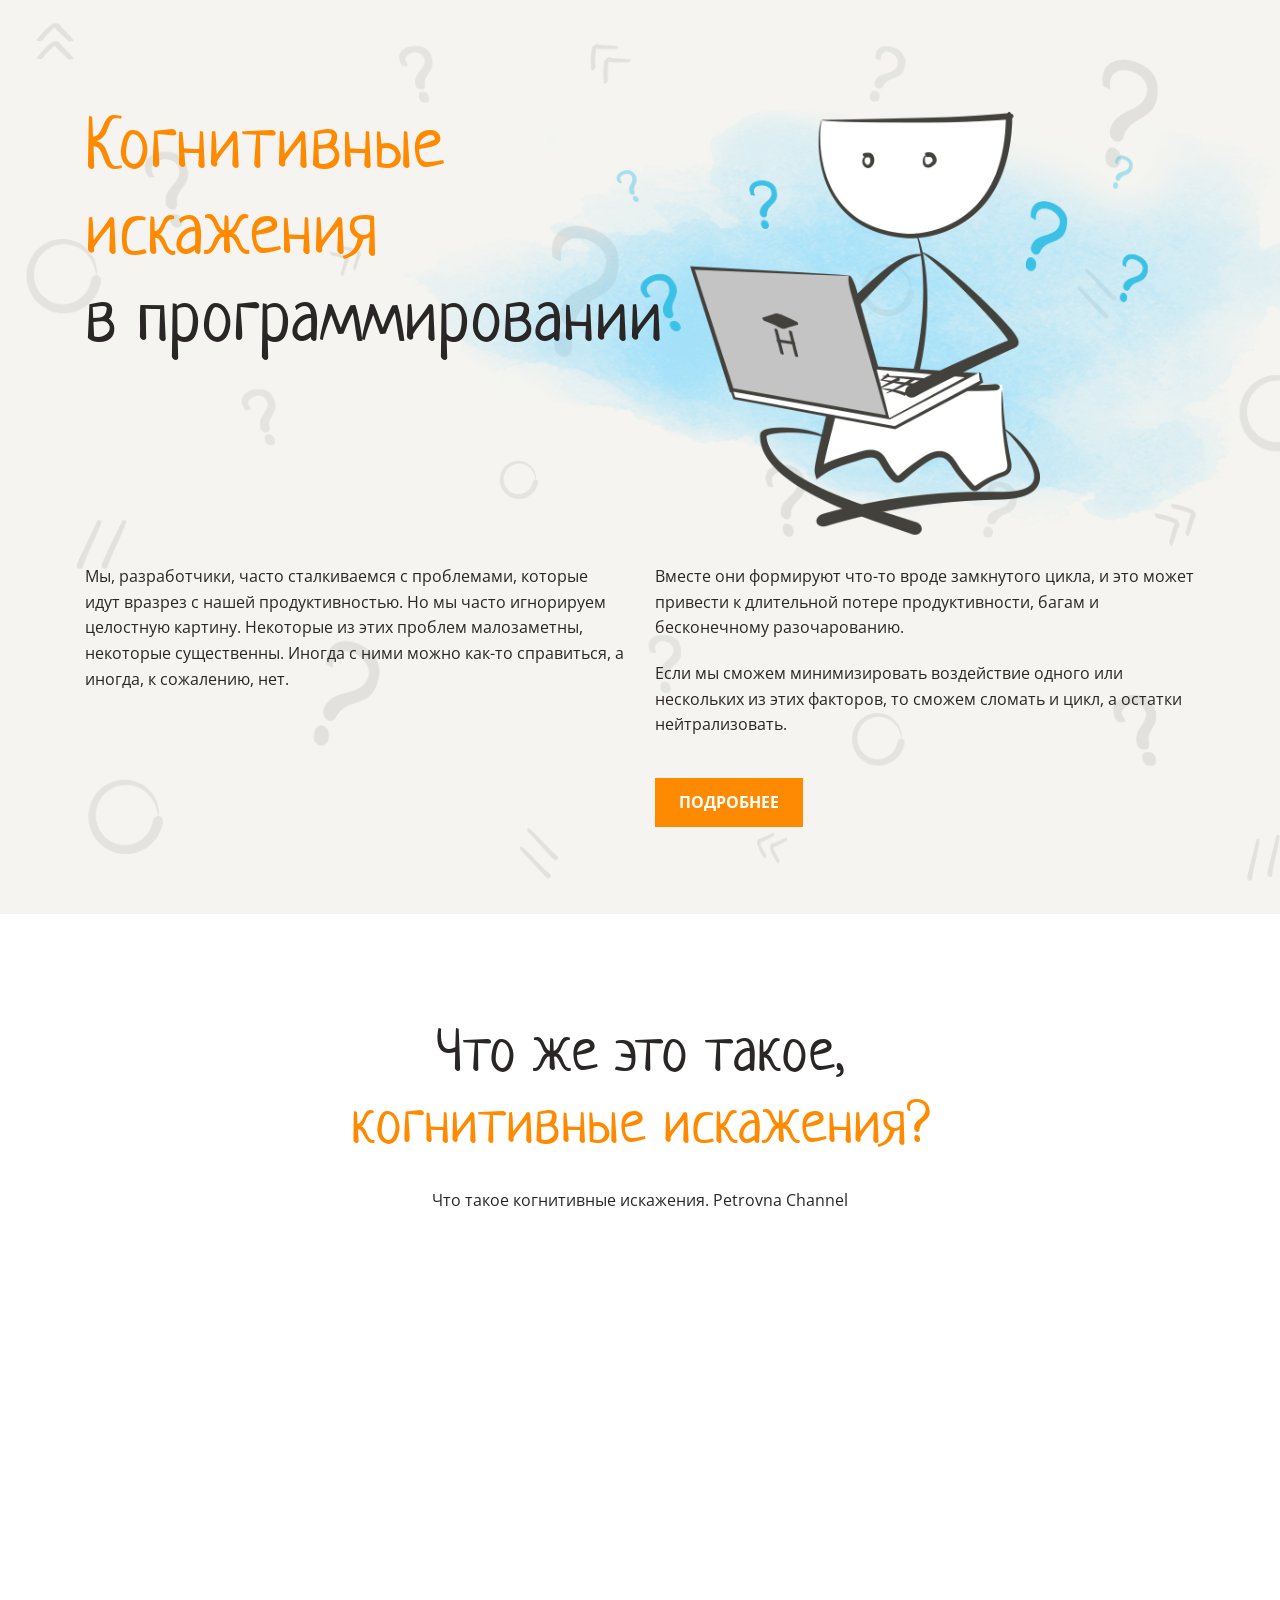
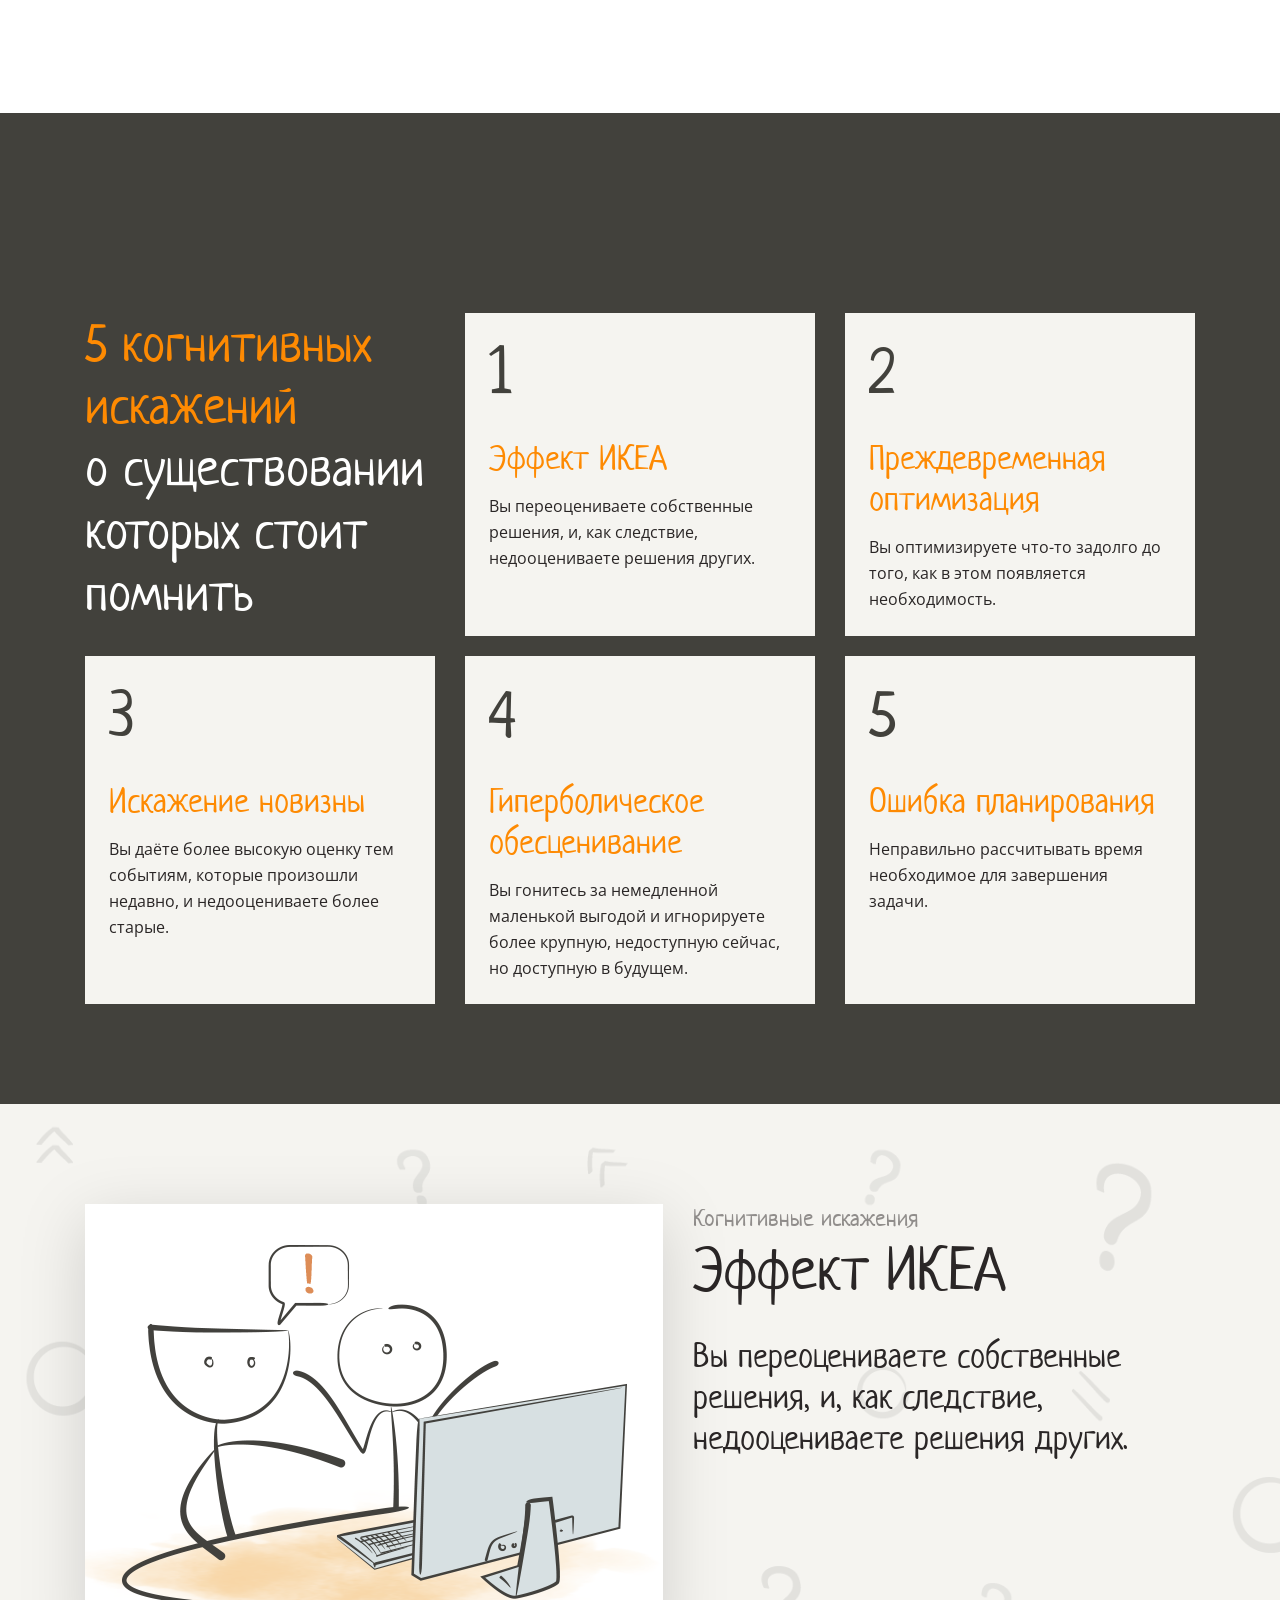
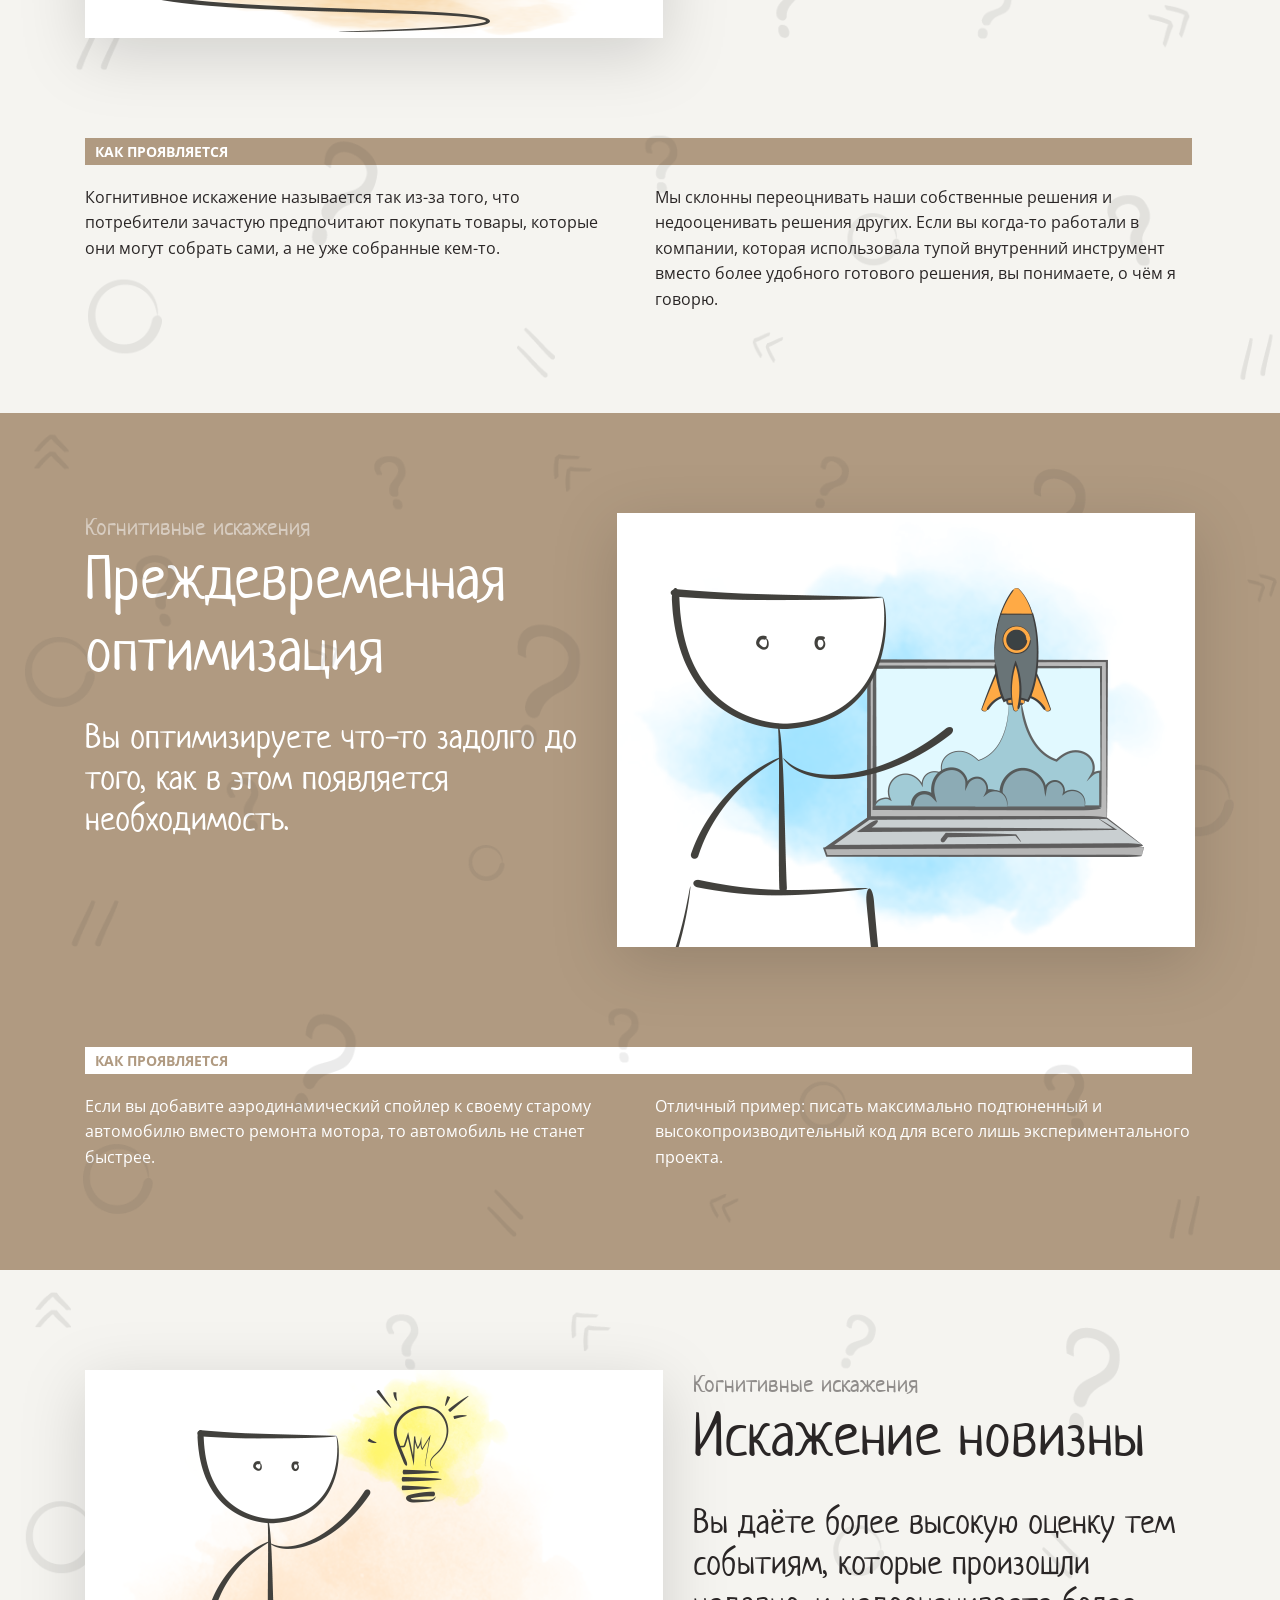
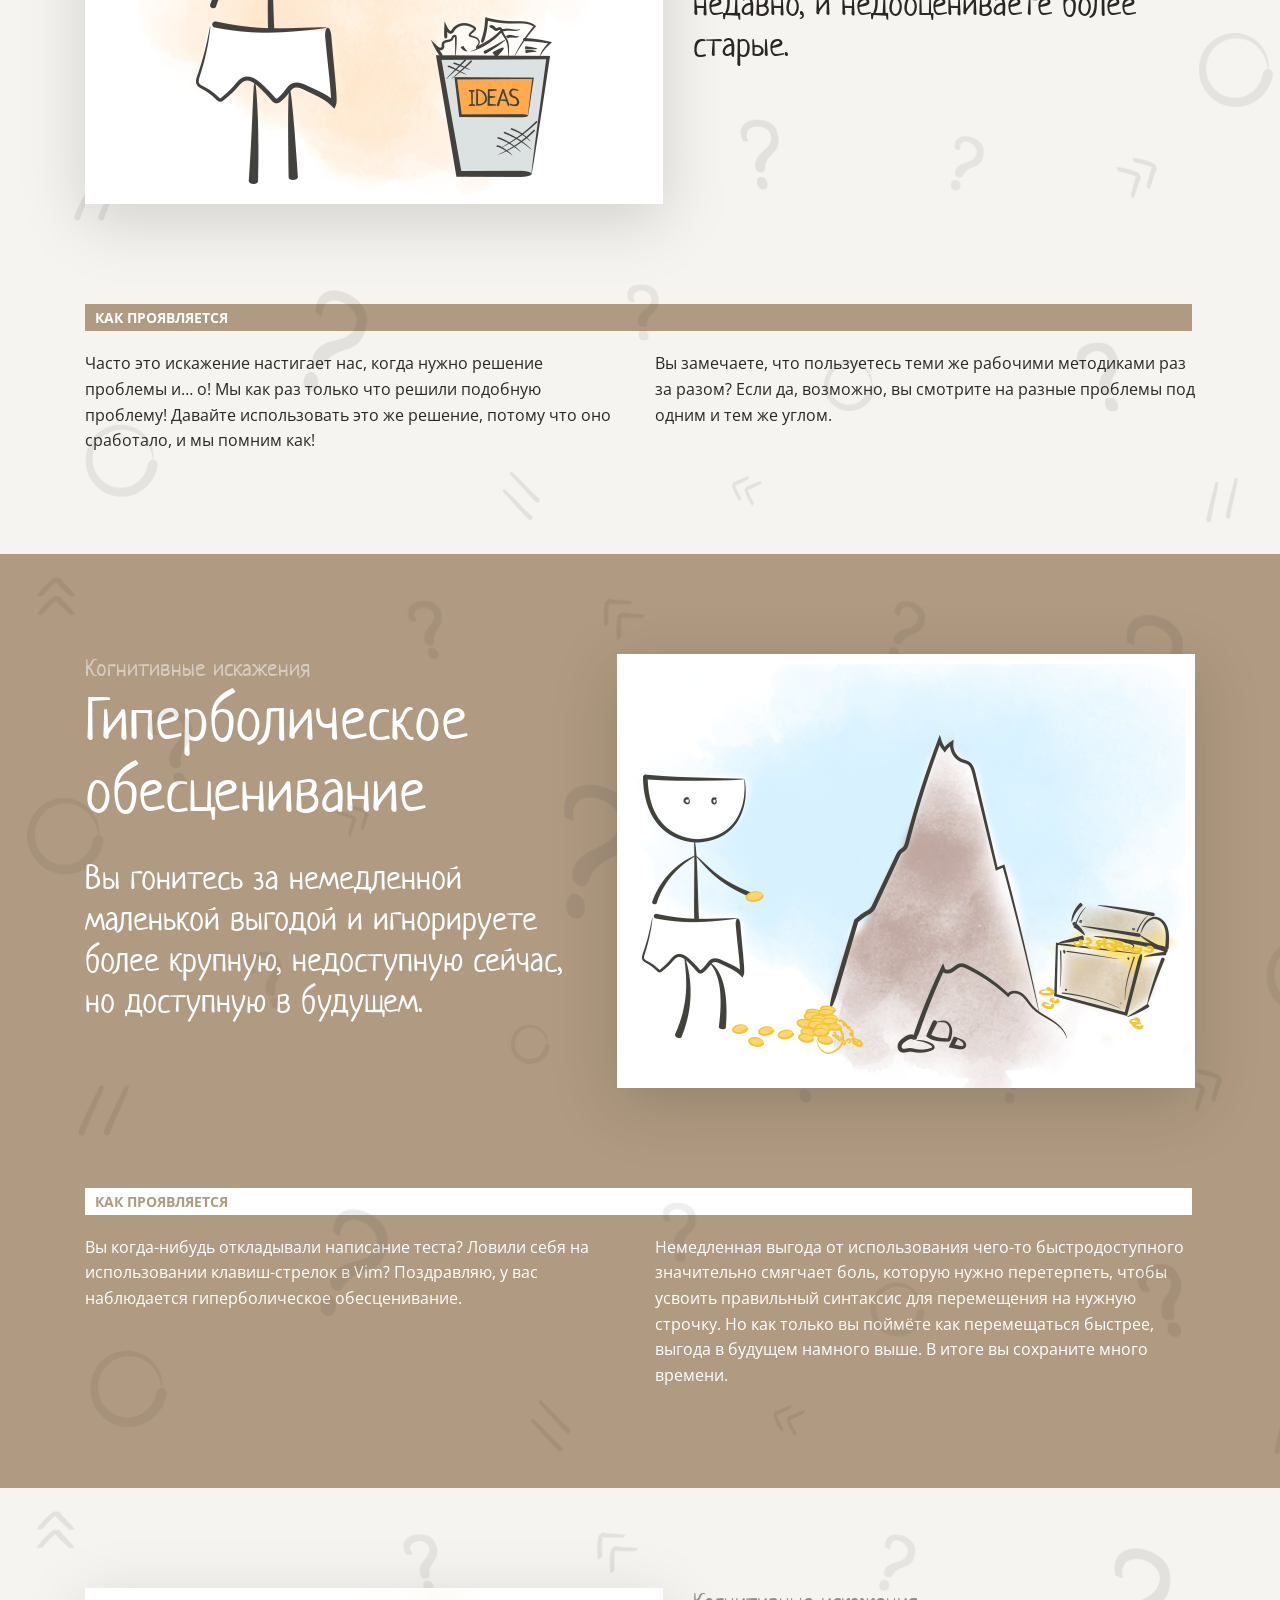
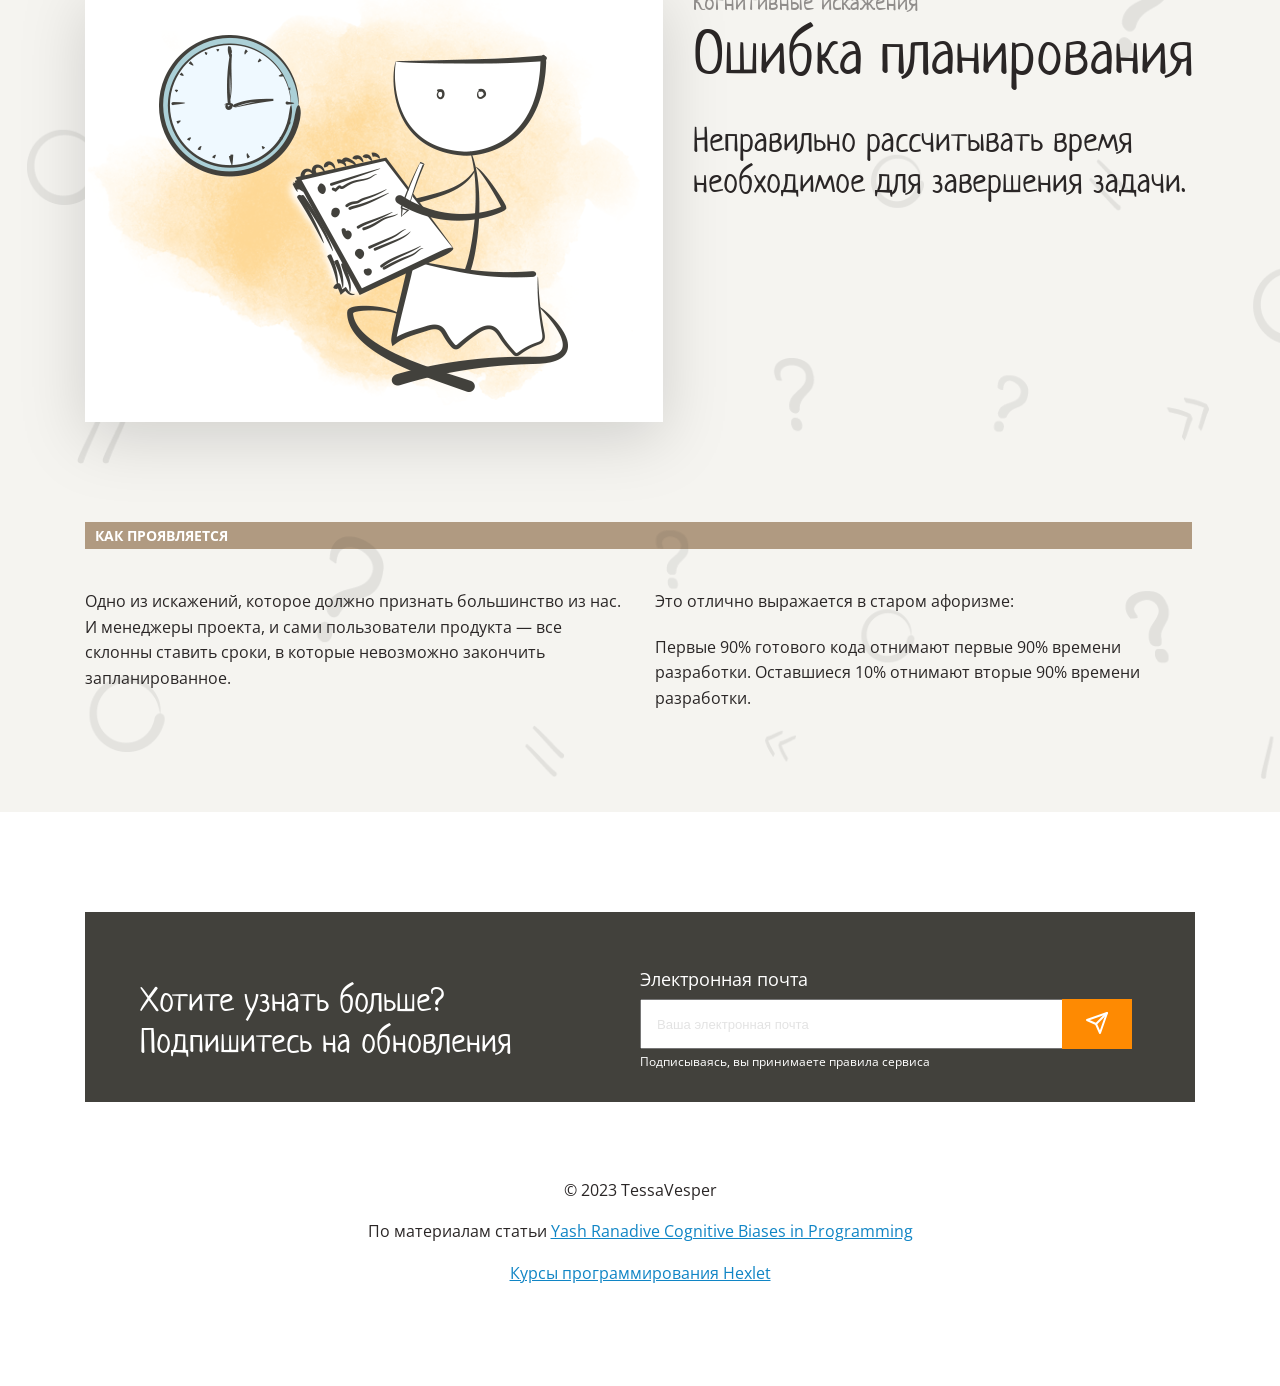
<file: src/index.html>
<!DOCTYPE html>
<html lang="en">
<head>
    <meta charset="UTF-8">
    <meta http-equiv="X-UA-Compatible" content="IE=edge">
    <meta name="viewport" content="width=device-width, initial-scale=1.0">
    <title>Когнитивные искажения @TessaVesper</title>
    <link rel="stylesheet" href="styles/style.css">
    <link rel="preconnect" href="https://fonts.googleapis.com">
    <link rel="preconnect" href="https://fonts.gstatic.com" crossorigin>
    <link href="https://fonts.googleapis.com/css2?family=Neucha&family=Open+Sans&display=swap" rel="stylesheet">
</head>
<body>
    <header>
      <div class="wrapper">
        <div class="header">
            <h1 class="header-title"><span class="colored">Когнитивные<br> искажения</span><br> в программировании</h1>
            <img src="img/main.png" alt="Working on a laptop" class="header-img">
        </div>
        <div class="col-2 header-column">
            <div class="text-column">           
                <p class="description">Мы, разработчики, часто сталкиваемся с проблемами, которые идут вразрез с нашей продуктивностью. Но мы часто игнорируем целостную картину. Некоторые из этих проблем малозаметны, некоторые существенны. Иногда с ними можно как-то справиться, а иногда, к сожалению, нет.</p>
            </div>
            <div class="text-column">
                <p class="description">Вместе они формируют что-то вроде замкнутого цикла, и это может привести к длительной потере продуктивности, багам и бесконечному разочарованию.<br></p>
                <p class="description">Если мы сможем минимизировать воздействие одного или нескольких из этих факторов, то сможем сломать и цикл, а остатки нейтрализовать.</p>
                <a href="#navigation" class="btn">Подробнее</a>
            </div>
        </div>
      </div>  
    </header>
    <main>
        <section class="about">
            <div class="wrapper">
                <h2 class="about-title">Что же это такое,<br> <span class="colored">когнитивные искажения?</span></h2>
                <p>Что такое когнитивные искажения. Petrovna Channel</p>
                <iframe class="video" width="919" height="569" src="https://www.youtube.com/embed/jie9AizBqss" frameborder="0" allowfullscreen></iframe>
            </div>
        </section>
        <section class="navigation" id="navigation">
            <div class="wrapper">
                <div class="grid">
                    <h3><span class="colored">5 когнитивных искажений<br></span>о существовании которых стоит помнить</h3>
                    <div class="grid-item">
                        <a href="#"><span></span></a>
                        <p class="grid-id">1</p>
                        <p class="grid-title">Эффект ИКЕА</p>
                        <p class="grid-text">Вы переоцениваете собственные решения, и, как следствие, недооцениваете решения других.</p>
                    </div>
                    <div class="grid-item">
                        <a href="#"><span></span></a>
                        <p class="grid-id">2</p>
                        <p class="grid-title">Преждевременная оптимизация</p>
                        <p class="grid-text">Вы оптимизируете что-то задолго до того, как в этом появляется необходимость.</p>
                    </div>
                    <div class="grid-item">
                        <a href="#"><span></span></a>
                        <p class="grid-id">3</p>
                        <p class="grid-title">Искажение новизны</p>
                        <p class="grid-text">Вы даёте более высокую оценку тем событиям, которые произошли недавно, и недооцениваете более старые.</p>
                    </div>
                    <div class="grid-item">
                        <a href="#"><span></span></a>
                        <p class="grid-id">4</p>
                        <p class="grid-title">Гиперболическое обесценивание</p>
                        <p class="grid-text">Вы гонитесь за немедленной маленькой выгодой и игнорируете более крупную, недоступную сейчас, но доступную в будущем.</p>
                    </div>
                    <div class="grid-item">
                        <a href="#"><span></span></a>
                        <p class="grid-id">5</p>
                        <p class="grid-title">Ошибка планирования</p>
                        <p class="grid-text">Неправильно рассчитывать время необходимое для завершения задачи. </p>
                    </div>
                </div>
            </div>
        </section>
        <section class="light-colored" id="ikea-effect">
            <div class="wrapper">
                <div class="section-top">
                    <img src="img/1.png" alt="Working">
                    <div class="section-main">
                        <p class="pre-title">Когнитивные искажения</p>
                        <h2>Эффект ИКЕА</h2>
                        <p class="section-description">Вы переоцениваете собственные решения, и, как следствие, недооцениваете решения других.</p>
                    </div>
                </div>
                    <div class="section-reflection">
                        <h4 class="reflection">Как проявляется</h4>
                        <div class="col-2">
                            <p class="description">Когнитивное искажение называется так из-за того, что потребители зачастую предпочитают покупать товары, которые они могут собрать сами, а не уже собранные кем-то.</p>
                            <p class="description">Мы склонны переоцнивать наши собственные решения и недооценивать решения других. Если вы когда-то работали в компании, которая использовала тупой внутренний инструмент вместо более удобного готового решения, вы понимаете, о чём я говорю.</p>
                        </div>
                    </div>
            </div>
        </section>
        <section class="dark-colored" id="premature-optimization">
            <div class="wrapper">
                <div class="section-top">
                    <div class="section-main">
                        <p class="pre-title dark-pre">Когнитивные искажения</p>
                        <h2 class="dark">Преждевременная оптимизация</h2>
                        <p class="section-description dark">Вы оптимизируете что-то задолго до того, как в этом появляется необходимость.</p>
                    </div>
                    <img class="dark-img" src="img/2.png" alt="Working">
                </div>
                    <div class="section-reflection">
                        <h4 class="reflection dark-reflection">Как проявляется</h4>
                        <div class="col-2">
                            <p class="description dark">Если вы добавите аэродинамический спойлер к своему старому автомобилю вместо ремонта мотора, то автомобиль не станет быстрее.</p>
                            <p class="description dark">Отличный пример: писать максимально подтюненный и высокопроизводительный код для всего лишь экспериментального проекта.</p>
                        </div>
                    </div>
            </div>
        </section>
        <section class="light-colored" id="distortion-of-novelty">
            <div class="wrapper">
                <div class="section-top">
                    <img src="img/3.png" alt="Working">
                    <div class="section-main">
                        <p class="pre-title">Когнитивные искажения</p>
                        <h2>Искажение новизны</h2>
                        <p class="section-description">Вы даёте более высокую оценку тем событиям, которые произошли недавно, и недооцениваете более старые.</p>
                    </div>
                </div>
                    <div class="section-reflection">
                        <h4 class="reflection">Как проявляется</h4>
                        <div class="col-2">
                            <p class="description">Часто это искажение настигает нас, когда нужно решение проблемы и… о! Мы как раз только что решили подобную проблему! Давайте использовать это же решение, потому что оно сработало, и мы помним как!</p>
                            <p class="description">Вы замечаете, что пользуетесь теми же рабочими методиками раз за разом? Если да, возможно, вы смотрите на разные проблемы под одним и тем же углом.</p>
                        </div>
                    </div>
            </div>
        </section>
        <section class="dark-colored" id="hyperbolic-depreciation">
            <div class="wrapper">
                <div class="section-top">
                    <div class="section-main">
                        <p class="pre-title dark-pre">Когнитивные искажения</p>
                        <h2 class="dark">Гиперболическое обесценивание</h2>
                        <p class="section-description dark">Вы гонитесь за немедленной маленькой выгодой и игнорируете более крупную, недоступную сейчас, но доступную в будущем.</p>
                    </div>
                    <img class="dark-img" src="img/4.png" alt="Working">
                </div>
                    <div class="section-reflection">
                        <h4 class="reflection dark-reflection">Как проявляется</h4>
                        <div class="col-2">
                            <p class="description dark">Вы когда-нибудь откладывали написание теста? Ловили себя на использовании клавиш-стрелок в Vim? Поздравляю, у вас наблюдается гиперболическое обесценивание.</p>
                            <p class="description dark">Немедленная выгода от использования чего-то быстродоступного значительно смягчает боль, которую нужно перетерпеть, чтобы усвоить правильный синтаксис для перемещения на нужную строчку. Но как только вы поймёте как перемещаться быстрее, выгода в будущем намного выше. В итоге вы сохраните много времени.</p>
                        </div>
                    </div>
            </div>
        </section>
        <section class="light-colored" id="errors-in-planning">
            <div class="wrapper">
                <div class="section-top">
                    <img src="img/5.png" alt="Working">
                    <div class="section-main">
                        <p class="pre-title">Когнитивные искажения</p>
                        <h2>Ошибка планирования</h2>
                        <p class="section-description">Неправильно рассчитывать время необходимое для завершения задачи.</p>
                    </div>
                </div>
                    <div class="section-reflection">
                        <h4 class="reflection">Как проявляется</h4>
                        <div class="col-2">
                            <div class="text-column error-text">
                            <p class="description">Одно из искажений, которое должно признать большинство из нас. И менеджеры проекта, и сами пользователи продукта — все склонны ставить сроки, в которые невозможно закончить запланированное.</p>
                            </div>
                            <div class="text-column error-text">
                                <p class="description">Это отлично выражается в старом афоризме:</p>
                                <p class="description">Первые 90% готового кода отнимают первые 90% времени разработки. Оставшиеся 10% отнимают вторые 90% времени разработки.</p>
                            </div>
                        </div>
                </div>
            </div>
        </section>
    </main>
    <footer>
        <div class="wrapper">
            <div class="footer-container">
                <h3 class="footer-title">Хотите узнать больше?<br> Подпишитесь на обновления</h3>
                <form action="#">
                    <label for="email">Электронная почта</label>
                    <input type="email" name="email" id="email" placeholder="Ваша электронная почта">
                    <button class="footer-btn"></button>
                    <p class="subscription">Подписываясь, вы принимаете правила сервиса</p>
                </form>
            </div>
            <p class="copy">&copy; 2023 TessaVesper</p>
            <p>По материалам статьи <a class="footer-article" href="https://medium.com/hackernoon/cognitive-biases-in-programming-5e937707c27b">Yash Ranadive Cognitive Biases in Programming</a></p>
            <a class="footer-link" href="https://ru.hexlet.io">Курсы программирования Hexlet</a>     
        </div>
    </footer>

</body>
</html>
</file>
<file: src/styles/style.css>
:root {
  --white: #fff;
  --white-transparent: #d7ccc0;
  --light: #f5f4f0;
  --main: #fe8a02;
  --main-dark: #42413c;
  --dark: #2a2626;
  --dark-transparent: #908d8b;
  --brown: #b09a81;
  --blue: #1085c5;
  --hover: #ea7600;
}

* {
  margin: 0;
  padding: 0;
  box-sizing: border-box;
}

body {
  font-family: "Open Sans", sans-serif;
  font-size: 16px;
  line-height: 1.6em;
  color: var(--dark);
}

h1,
h2,
h3,
h4 {
  font-weight: 400;
  line-height: 1.2em;
  font-family: Neucha, cursive;
}

h1 {
  font-size: 72px;
  font-weight: 400;
}

h2 {
  font-size: 60px;
}

h3 {
  font-size: 34px;
}

.wrapper {
  max-width: 1110px;
  margin: 0 auto;
  padding-top: 100px;
  padding-bottom: 100px;
}

.header-title {
  z-index: 2;
}

header::before {
  content: "";
  background-image: url("../img/background.png");
  background-repeat: no-repeat;
  background-size: cover;
  width: 100%;
  height: 100%;
  opacity: 0.1;
  position: absolute;
  z-index: -1;
}

.header {
  position: relative;
  display: flex;
}

header {
  background-color: var(--light);
  height: 914px;
  position: relative;
  z-index: 1;
}

.colored {
  color: var(--main);
}

.header-img {
  position: absolute;
  height: 525px;
  width: auto;
  top: -50px;
  left: 292px;
}

.col-2 {
  display: grid;
  grid-template-columns: repeat(2, 1fr);
  gap: 30px;
}

.header-column {
  margin-top: 185px;
}

.btn:link,
.btn:visited {
  background-color: var(--main);
  font-weight: 700;
  text-transform: uppercase;
  color: var(--white);
  text-decoration: none;
  display: inline-block;
  padding: 12px 24px;
  cursor: pointer;
}

.btn:hover,
.btn:active {
  background-color: var(--hover);
}

.text-column .btn {
  margin-top: 40px;
}

footer .wrapper {
  display: flex;
  flex-direction: column;
  align-items: center;
}

.about .wrapper {
  display: flex;
  flex-direction: column;
  align-items: center;
}

.about-title {
  display: block;
  text-align: center;
  margin-bottom: 30px;
}

.video {
  filter: drop-shadow(0 16px 32px rgba(0 0 0 / 15%));
  margin-top: 30px;
  margin-bottom: -200px;
}

.navigation {
  background-color: var(--main-dark);
  padding-top: 100px;
}

.grid {
  display: grid;
  grid-template-columns: repeat(3, 350px);
  grid-template-rows: 323px 348px;
  row-gap: 20px;
  column-gap: 30px;
}

.grid h3 {
  font-size: 52px;
  line-height: 62.4px;
  font-weight: 400;
  color: var(--white);
}

.grid-item {
  background-color: var(--light);
  display: flex;
  flex-direction: column;
  padding: 24px;
  transition: all 0.5s;
}

.grid-id {
  font: 64px/70.5px Neucha, sans-serif;
  font-weight: 400;
  color: var(--main-dark);
}

.grid-title {
  font: 34px/41px Neucha, sans-serif;
  color: var(--main);
  padding: 30px 0 15px;
}

.grid-text {
  font: 16px/26px "Open Sans", sans-serif;
  color: var(--dark);
}

.grid-item a {
  position: absolute;
  height: 100%;
}

.grid-item:hover,
.grid-item:active {
  color: var(--white);
  background-color: var(--main);
}

.grid-item:hover .grid-id {
  color: var(--white);
}

.grid-item:hover .grid-title {
  color: var(--white);
}

.grid-item:hover .grid-text {
  color: var(--white);
}

.light-colored::before,
.dark-colored::before {
  content: "";
  background-image: url("../img/background.png");
  background-repeat: no-repeat;
  background-size: cover;
  width: 100%;
  height: 100%;
  opacity: 0.1;
  position: absolute;
}

.light-colored,
.dark-colored {
  position: relative;
}

.light-colored {
  background-color: var(--light);
}

.dark-colored {
  background-color: var(--brown);
}

.section-top {
  display: flex;
  gap: 30px;
}

.section-top img {
  filter: drop-shadow(0 16px 32px rgb(0 0 0 / 15%));
}

.section-main {
  display: flex;
  flex-direction: column;
}

.pre-title {
  font: 24px/29px Neucha, sans-serif;
  color: var(--dark-transparent);
}

.section-description {
  font: 34px/41px Neucha, sans-serif;
  color: var(--dark);
  padding-top: 30px;
}

.reflection {
  font: 14px/17px "Open Sans", sans-serif;
  color: var(--white);
  font-weight: 700;
  background-color: var(--brown);
  text-transform: uppercase;
  display: inline-block;
  margin-top: 100px;
  padding: 5px 964px 5px 10px;
}

.col-2 .description {
  padding-top: 20px;
}

.dark-img {
  filter: drop-shadow(0 16px 32px rgb(0 0 0 / 15%));
}

.dark {
  color: var(--white);
}

.dark-pre {
  color: var(--white-transparent);
}

.dark-reflection {
  color: var(--brown);
  background-color: var(--white);
}

.error-text {
  margin-top: 0;
  padding-top: 20px;
}

.footer-container {
  background-color: var(--main-dark);
  color: var(--white);
  display: grid;
  grid-template-columns: 1fr 1fr;
  justify-content: space-between;
  align-items: center;
  padding: 55px;
  width: 1110px;
  height: 190px;
}

.footer-title {
  font-weight: 400;
  font-size: 34px;
  font-family: Neucha, sans-serif;
  line-height: 40.8px;
}

label {
  font-size: 18px;
}

.subscription {
  font-size: 12px;
}

input {
  height: 50px;
  width: 423px;
}

input::placeholder {
  padding: 15px;
  color: #757575;
  font-size: 13.1px;
  line-height: 20.96px;
  opacity: 0.2;
}

.footer-btn {
  width: 70px;
  height: 50px;
  background-color: var(--main);
  border: none;
  transform: translate(-5px, 6px);
  transition: all 0.2s;
}

.footer-btn::before {
  display: flex;
  align-items: center;
  justify-content: center;
  content: url('data:image/svg+xml;charset=utf-8,<svg width="24" height="24" viewBox="0 0 24 24" fill="none" xmlns="http://www.w3.org/2000/svg"><path d="M22 2L11 13" stroke="white" stroke-width="2" stroke-linecap="round" stroke-linejoin="round"/><path d="M22 2L15 22L11 13L2 9L22 2Z" stroke="white" stroke-width="2" stroke-linecap="round" stroke-linejoin="round"/></svg>');
}

.footer-btn:hover {
  background-color: var(--hover);
}

.copy {
  margin-top: 76px;
  margin-bottom: 16px;
}

.footer-link {
  margin-top: 16px;
  color: var(--blue);
}

.footer-article {
  color: var(--blue);
}
</file>
